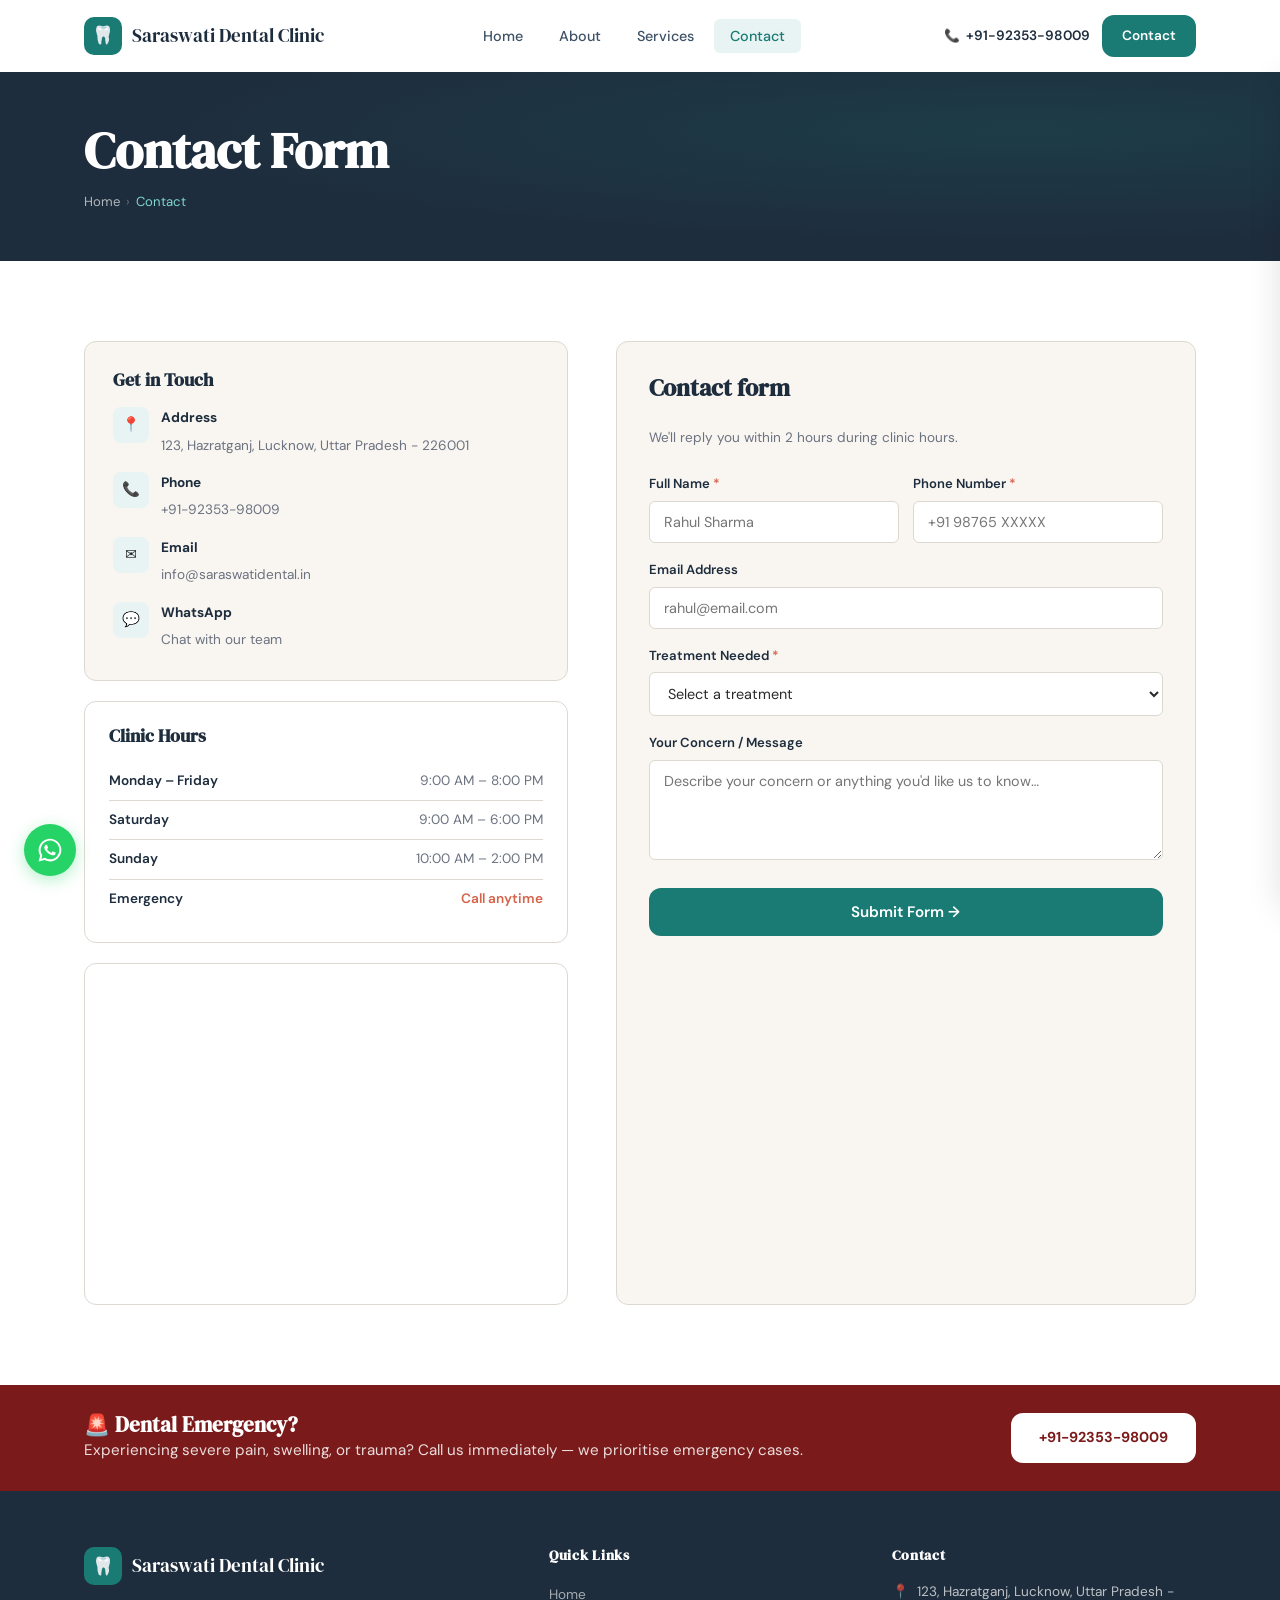
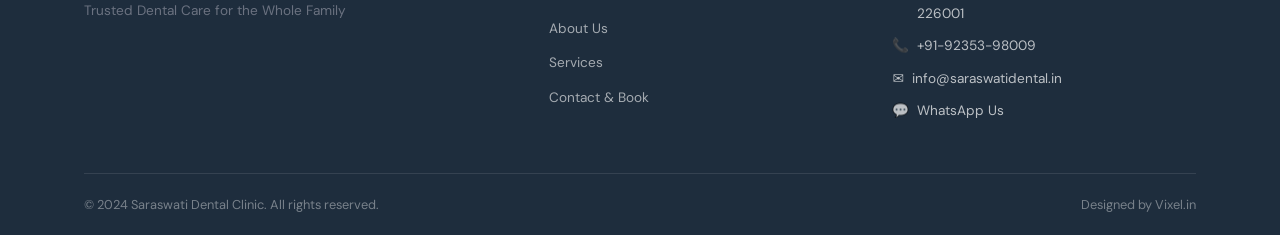
<file: contact.html>
<!DOCTYPE html>
<html lang="en">
<head>
  <meta charset="UTF-8" />
  <meta name="viewport" content="width=device-width, initial-scale=1.0" />
  <title>Contact Form | Saraswati Dental Clinic Lucknow</title>
  <meta name="description" content="Book your appointment at Saraswati Dental Clinic in Lucknow. Contact us by phone, WhatsApp, or fill the form — we'll confirm your slot within 2 hours." />
  <link rel="stylesheet" href="style.css" />
  <link rel="preconnect" href="https://fonts.googleapis.com" />
  <link rel="preconnect" href="https://fonts.gstatic.com" crossorigin />
  <link href="https://fonts.googleapis.com/css2?family=DM+Serif+Display:ital@0;1&family=DM+Sans:wght@300;400;500;600&display=swap" rel="stylesheet" />
</head>
<body>

<!-- ═══ HEADER ═══════════════════════════════════════ -->
<header id="site-header">
  <div class="container">
    <nav class="nav-inner">
      <a href="index.html" class="nav-logo">
        <div class="logo-icon">🦷</div>
        <span data-config="businessName">Saraswati Dental</span>
      </a>
      <ul class="nav-links">
        <li><a href="index.html"    class="nav-link">Home</a></li>
        <li><a href="about.html"    class="nav-link">About</a></li>
        <li><a href="services.html" class="nav-link">Services</a></li>
        <li><a href="contact.html"  class="nav-link active">Contact</a></li>
      </ul>
      <div class="nav-right">
        <a href="#" data-config-href="phone" class="nav-phone" data-config="phone"></a>
        <a href="contact.html" class="btn btn-primary" style="padding:10px 20px;font-size:0.85rem;">Contact</a>
        <button class="burger" id="burger" aria-label="Toggle menu">
          <span></span><span></span><span></span>
        </button>
      </div>
    </nav>
  </div>
</header>

<div id="nav-overlay"></div>
<nav id="mobile-menu">
  <a href="index.html"    class="nav-link">Home</a>
  <a href="about.html"    class="nav-link">About</a>
  <a href="services.html" class="nav-link">Services</a>
  <a href="contact.html"  class="nav-link">Contact</a>
  <a href="contact.html"  class="btn btn-primary mobile-cta">Contact</a>
</nav>

<!-- ═══ PAGE HERO ═════════════════════════════════════ -->
<section class="page-hero">
  <div class="container">
    <h1>Contact Form</h1>
    <div class="breadcrumb">
      <a href="index.html">Home</a>
      <span>›</span>
      <span class="current">Contact</span>
    </div>
  </div>
</section>

<!-- ═══ CONTACT SECTION ═══════════════════════════════ -->
<section class="section contact-section">
  <div class="container">
    <div class="contact-grid">

      <!-- Left: Info + Map -->
      <div class="contact-info-col">

        <div class="contact-info-card fade-in">
          <h3>Get in Touch</h3>
          <div class="contact-item">
            <div class="contact-item-icon">📍</div>
            <div class="contact-item-text">
              <strong>Address</strong>
              <span data-config="address">123, Hazratganj, Lucknow, UP 226001</span>
            </div>
          </div>
          <div class="contact-item">
            <div class="contact-item-icon">📞</div>
            <div class="contact-item-text">
              <strong>Phone</strong>
              <a href="#" data-config-href="phone" data-config="phone">+91-98765-XXXXX</a>
            </div>
          </div>
          <div class="contact-item">
            <div class="contact-item-icon">✉️</div>
            <div class="contact-item-text">
              <strong>Email</strong>
              <a href="#" data-config-href="email" data-config="email">info@saraswatidental.in</a>
            </div>
          </div>
          <div class="contact-item">
            <div class="contact-item-icon">💬</div>
            <div class="contact-item-text">
              <strong>WhatsApp</strong>
              <a href="#" data-config-href="whatsapp">Chat with our team</a>
            </div>
          </div>
        </div>

        <div class="hours-card fade-in" data-delay="1" style="margin-bottom:20px;">
          <h3>Clinic Hours</h3>
          <div class="hours-row">
            <span class="day">Monday – Friday</span>
            <span class="time">9:00 AM – 8:00 PM</span>
          </div>
          <div class="hours-row">
            <span class="day">Saturday</span>
            <span class="time">9:00 AM – 6:00 PM</span>
          </div>
          <div class="hours-row">
            <span class="day">Sunday</span>
            <span class="time">10:00 AM – 2:00 PM</span>
          </div>
          <div class="hours-row emergency">
            <span class="day">Emergency</span>
            <span class="time">Call anytime</span>
          </div>
        </div>

        <div class="map-wrap fade-in" data-delay="2">
          <iframe
            src="https://www.google.com/maps/embed?pb=!1m18!1m12!1m3!1d14239.80!2d80.9462!3d26.8467!2m3!1f0!2f0!3f0!3m2!1i1024!2i768!4f13.1!3m3!1m2!1s0x399bfd991f32b16b%3A0x93ccba8909978be7!2sHazratganj%2C%20Lucknow%2C%20Uttar%20Pradesh!5e0!3m2!1sen!2sin!4v1700000000000!5m2!1sen!2sin"
            allowfullscreen="" loading="lazy" referrerpolicy="no-referrer-when-downgrade"
            title="Saraswati Dental Clinic Map"
          ></iframe>
        </div>

      </div>

      <!-- Right: Appointment Form -->
      <div class="form-card fade-in" data-delay="1">
        <h2>Contact form</h2>
        <p style="font-size:0.85rem;margin-bottom:24px;">We'll reply you within 2 hours during clinic hours.</p>

        <form id="appointment-form" novalidate>
          <div class="form-row">
            <div class="form-group">
              <label for="fname">Full Name <span style="color:var(--coral)">*</span></label>
              <input type="text" id="fname" name="fname" placeholder="Rahul Sharma" required />
            </div>
            <div class="form-group">
              <label for="phone">Phone Number <span style="color:var(--coral)">*</span></label>
              <input type="tel" id="phone" name="phone" placeholder="+91 98765 XXXXX" required />
            </div>
          </div>

          <div class="form-group">
            <label for="email">Email Address</label>
            <input type="email" id="email" name="email" placeholder="rahul@email.com" />
          </div>

          <div class="form-group">
            <label for="treatment">Treatment Needed <span style="color:var(--coral)">*</span></label>
            <select id="treatment" name="treatment" required>
              <option value="" disabled selected>Select a treatment</option>
              <option>General Check-up</option>
              <option>Teeth Cleaning &amp; Scaling</option>
              <option>Root Canal Treatment</option>
              <option>Dental Implants</option>
              <option>Teeth Whitening</option>
              <option>Braces &amp; Aligners</option>
              <option>Other / Not Sure</option>
            </select>
          </div>
          
          <div class="form-group">
            <label for="message">Your Concern / Message</label>
            <textarea id="message" name="message" placeholder="Describe your concern or anything you'd like us to know…"></textarea>
          </div>

          <button type="submit" class="btn-submit">Submit Form →</button>
        </form>
      </div>

    </div>
  </div>
</section>

<!-- ═══ EMERGENCY BAND ══════════════════════════════════ -->
<div class="emergency-band">
  <div class="container">
    <div class="emergency-inner">
      <div>
        <h3>🚨 Dental Emergency?</h3>
        <p>Experiencing severe pain, swelling, or trauma? Call us immediately — we prioritise emergency cases.</p>
      </div>
      <a href="#" data-config-href="phone" class="btn" style="background:var(--white);color:#7A1A1A;font-weight:700;white-space:nowrap;" data-config="phone">📞 Call Now</a>
    </div>
  </div>
</div>

<!-- ═══ FOOTER ═════════════════════════════════════════ -->
<footer class="site-footer">
  <div class="container">
    <div class="footer-grid">
      <div class="footer-brand">
        <div class="nav-logo" style="margin-bottom:14px;">
          <div class="logo-icon">🦷</div>
          <span data-config="businessName">Saraswati Dental Clinic</span>
        </div>
        <p data-config="tagline">Trusted Dental Care for the Whole Family</p>
      </div>
      <div class="footer-col">
        <h4>Quick Links</h4>
        <ul>
          <li><a href="index.html">Home</a></li>
          <li><a href="about.html">About Us</a></li>
          <li><a href="services.html">Services</a></li>
          <li><a href="contact.html">Contact &amp; Book</a></li>
        </ul>
      </div>
      <div class="footer-col">
        <h4>Contact</h4>
        <div class="footer-contact-item">📍 <span data-config="address"></span></div>
        <div class="footer-contact-item">📞 <a href="#" data-config-href="phone" data-config="phone"></a></div>
        <div class="footer-contact-item">✉️ <a href="#" data-config-href="email" data-config="email"></a></div>
        <div class="footer-contact-item">💬 <a href="#" data-config-href="whatsapp">WhatsApp Us</a></div>
      </div>
    </div>
    <div class="footer-bar">
      <span>© <span class="footer-year">2024</span> <span data-config="businessName"></span>. All rights reserved.</span>
      <span>Designed by <a href="https://vixel.in" target="_blank" rel="noopener">Vixel.in</a></span>
    </div>
  </div>
</footer>

<a href="#" data-config-href="whatsapp" class="wa-float" title="Chat on WhatsApp" aria-label="WhatsApp">
  <svg width="26" height="26" viewBox="0 0 32 32" fill="white" xmlns="http://www.w3.org/2000/svg">
    <path d="M16 2C8.268 2 2 8.268 2 16c0 2.493.68 4.83 1.86 6.84L2 30l7.36-1.83A13.94 13.94 0 0016 30c7.732 0 14-6.268 14-14S23.732 2 16 2zm0 25.5a11.44 11.44 0 01-5.83-1.6l-.42-.25-4.37 1.09 1.12-4.26-.28-.44A11.5 11.5 0 1116 27.5zm6.3-8.6c-.35-.17-2.06-1.01-2.38-1.13-.32-.12-.55-.17-.78.17-.23.35-.88 1.13-1.08 1.36-.2.23-.4.26-.75.09-.35-.17-1.47-.54-2.8-1.73-1.03-.92-1.73-2.06-1.93-2.41-.2-.35-.02-.54.15-.71.16-.16.35-.41.52-.62.17-.21.23-.35.35-.58.12-.23.06-.44-.03-.62-.09-.17-.78-1.88-1.07-2.57-.28-.68-.57-.58-.78-.59h-.66c-.23 0-.6.09-.92.44-.32.35-1.2 1.17-1.2 2.86s1.23 3.32 1.4 3.55c.17.23 2.43 3.7 5.88 5.19.82.35 1.46.56 1.96.72.82.26 1.57.22 2.16.13.66-.1 2.06-.84 2.35-1.66.29-.82.29-1.52.2-1.66-.09-.14-.32-.23-.67-.4z"/>
  </svg>
</a>

<script src="main.js"></script>
</body>
</html>
</file>
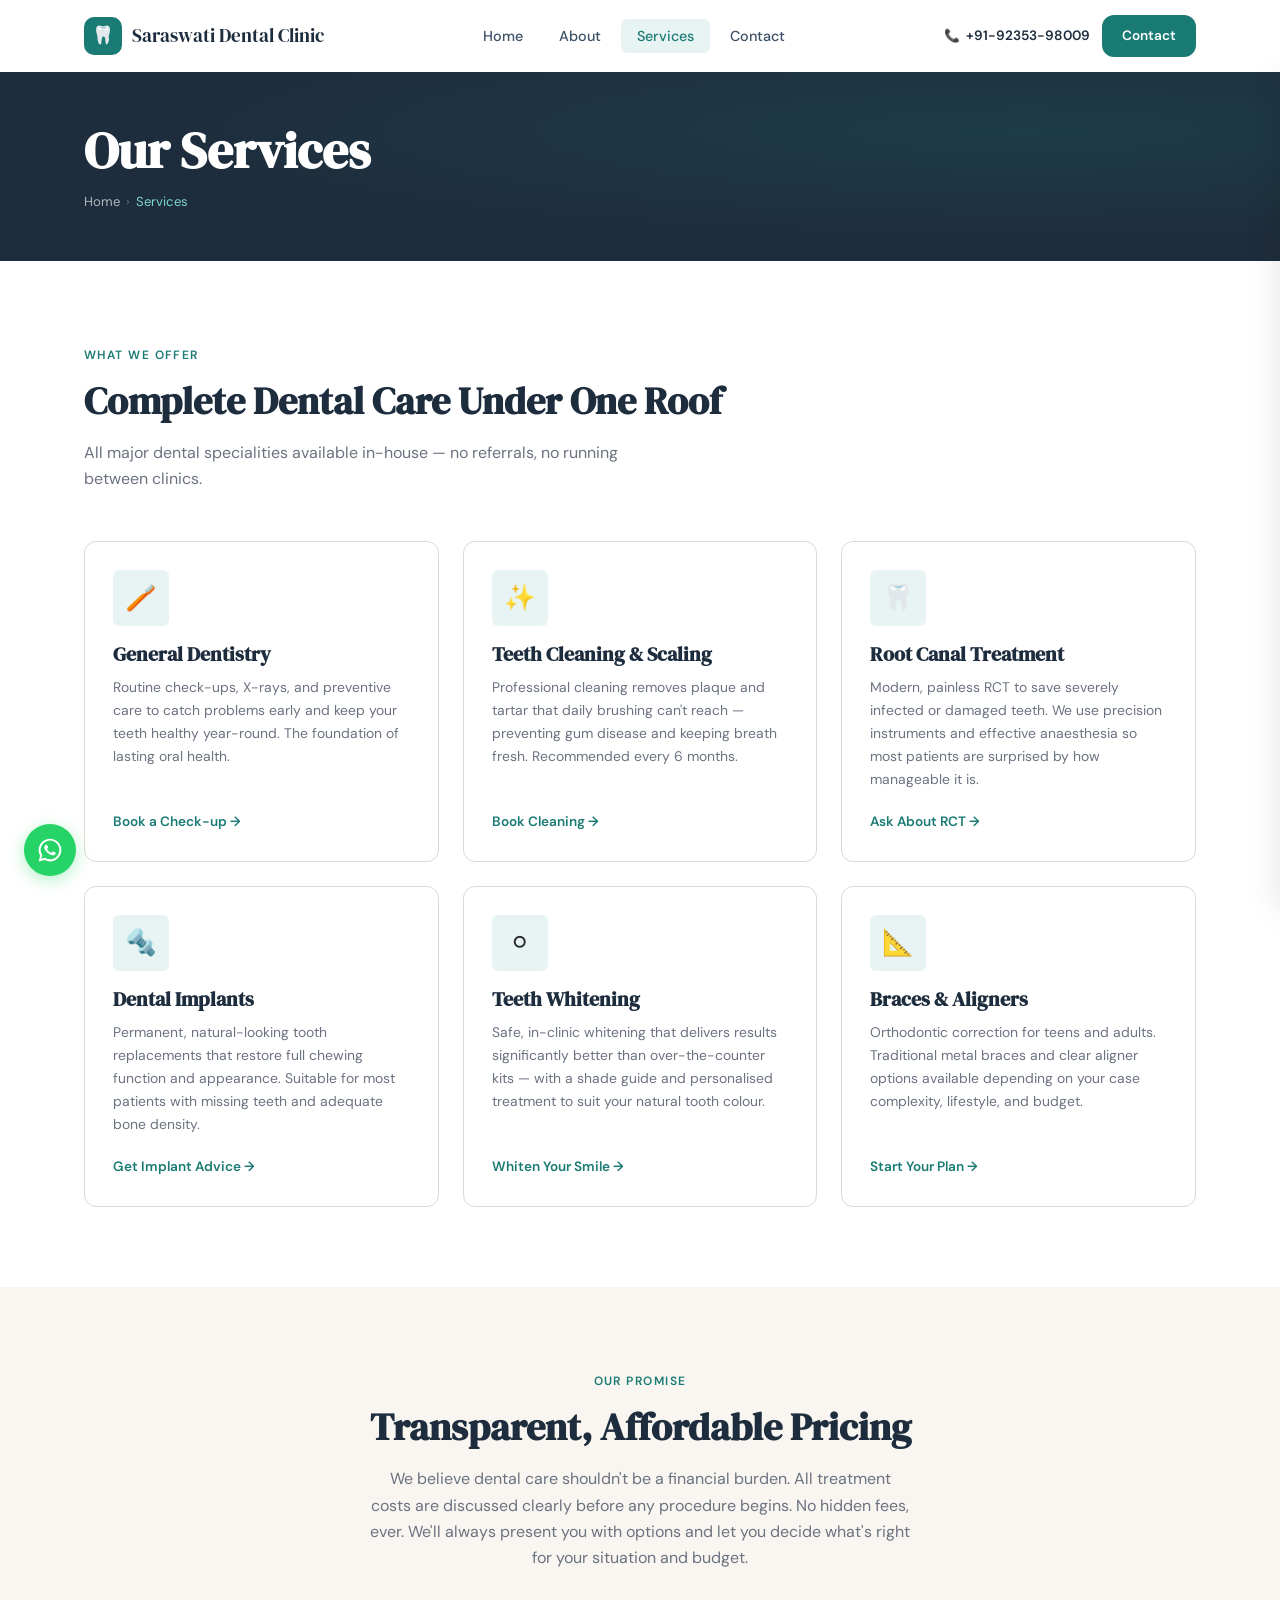
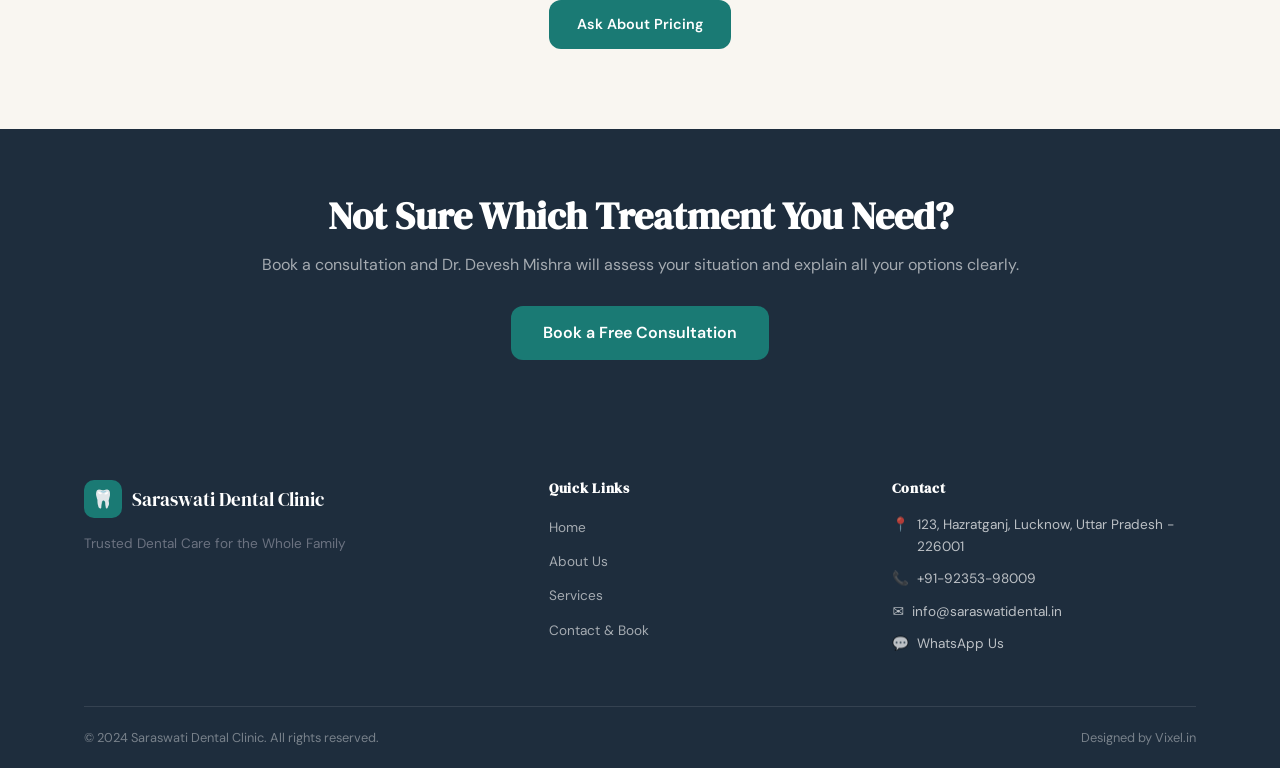
<file: services.html>
<!DOCTYPE html>
<html lang="en">
<head>
  <meta charset="UTF-8" />
  <meta name="viewport" content="width=device-width, initial-scale=1.0" />
  <title>Dental Services | Saraswati Dental Clinic Lucknow</title>
  <meta name="description" content="Explore all dental services at Saraswati Dental Clinic — general dentistry, root canal, implants, whitening, braces, and more in Lucknow." />
  <link rel="stylesheet" href="style.css" />
  <link rel="preconnect" href="https://fonts.googleapis.com" />
  <link rel="preconnect" href="https://fonts.gstatic.com" crossorigin />
  <link href="https://fonts.googleapis.com/css2?family=DM+Serif+Display:ital@0;1&family=DM+Sans:wght@300;400;500;600&display=swap" rel="stylesheet" />
</head>
<body>

<!-- ═══ HEADER ═══════════════════════════════════════ -->
<header id="site-header">
  <div class="container">
    <nav class="nav-inner">
      <a href="index.html" class="nav-logo">
        <div class="logo-icon">🦷</div>
        <span data-config="businessName">Saraswati Dental</span>
      </a>
      <ul class="nav-links">
        <li><a href="index.html"    class="nav-link">Home</a></li>
        <li><a href="about.html"    class="nav-link">About</a></li>
        <li><a href="services.html" class="nav-link active">Services</a></li>
        <li><a href="contact.html"  class="nav-link">Contact</a></li>
      </ul>
      <div class="nav-right">
        <a href="#" data-config-href="phone" class="nav-phone" data-config="phone"></a>
        <a href="contact.html" class="btn btn-primary" style="padding:10px 20px;font-size:0.85rem;">Contact</a>
        <button class="burger" id="burger" aria-label="Toggle menu">
          <span></span><span></span><span></span>
        </button>
      </div>
    </nav>
  </div>
</header>

<div id="nav-overlay"></div>
<nav id="mobile-menu">
  <a href="index.html"    class="nav-link">Home</a>
  <a href="about.html"    class="nav-link">About</a>
  <a href="services.html" class="nav-link">Services</a>
  <a href="contact.html"  class="nav-link">Contact</a>
  <a href="contact.html"  class="btn btn-primary mobile-cta">Contact</a>
</nav>

<!-- ═══ PAGE HERO ═════════════════════════════════════ -->
<section class="page-hero">
  <div class="container">
    <h1>Our Services</h1>
    <div class="breadcrumb">
      <a href="index.html">Home</a>
      <span>›</span>
      <span class="current">Services</span>
    </div>
  </div>
</section>

<!-- ═══ SERVICES GRID ══════════════════════════════════ -->
<section class="section services-section">
  <div class="container">
    <div class="fade-in">
      <span class="section-label">What We Offer</span>
      <h2 class="section-title">Complete Dental Care Under One Roof</h2>
      <p class="section-sub">All major dental specialities available in-house — no referrals, no running between clinics.</p>
    </div>
    <div class="services-grid">

      <div class="service-card fade-in" data-delay="1">
        <div class="service-card-icon">🪥</div>
        <h3>General Dentistry</h3>
        <p>Routine check-ups, X-rays, and preventive care to catch problems early and keep your teeth healthy year-round. The foundation of lasting oral health.</p>
        <a href="contact.html" class="service-link">Book a Check-up →</a>
      </div>

      <div class="service-card fade-in" data-delay="2">
        <div class="service-card-icon">✨</div>
        <h3>Teeth Cleaning &amp; Scaling</h3>
        <p>Professional cleaning removes plaque and tartar that daily brushing can't reach — preventing gum disease and keeping breath fresh. Recommended every 6 months.</p>
        <a href="contact.html" class="service-link">Book Cleaning →</a>
      </div>

      <div class="service-card fade-in" data-delay="3">
        <div class="service-card-icon">🦷</div>
        <h3>Root Canal Treatment</h3>
        <p>Modern, painless RCT to save severely infected or damaged teeth. We use precision instruments and effective anaesthesia so most patients are surprised by how manageable it is.</p>
        <a href="contact.html" class="service-link">Ask About RCT →</a>
      </div>

      <div class="service-card fade-in" data-delay="1">
        <div class="service-card-icon">🔩</div>
        <h3>Dental Implants</h3>
        <p>Permanent, natural-looking tooth replacements that restore full chewing function and appearance. Suitable for most patients with missing teeth and adequate bone density.</p>
        <a href="contact.html" class="service-link">Get Implant Advice →</a>
      </div>

      <div class="service-card fade-in" data-delay="2">
        <div class="service-card-icon">⚪</div>
        <h3>Teeth Whitening</h3>
        <p>Safe, in-clinic whitening that delivers results significantly better than over-the-counter kits — with a shade guide and personalised treatment to suit your natural tooth colour.</p>
        <a href="contact.html" class="service-link">Whiten Your Smile →</a>
      </div>

      <div class="service-card fade-in" data-delay="3">
        <div class="service-card-icon">📐</div>
        <h3>Braces &amp; Aligners</h3>
        <p>Orthodontic correction for teens and adults. Traditional metal braces and clear aligner options available depending on your case complexity, lifestyle, and budget.</p>
        <a href="contact.html" class="service-link">Start Your Plan →</a>
      </div>

    </div>
  </div>
</section>

<!-- ═══ PRICING NOTE ════════════════════════════════════ -->
<section class="section pricing-note-section">
  <div class="container">
    <div class="fade-in">
      <span class="section-label">Our Promise</span>
      <h2 class="section-title">Transparent, Affordable Pricing</h2>
      <p class="section-sub">We believe dental care shouldn't be a financial burden. All treatment costs are discussed clearly before any procedure begins. No hidden fees, ever. We'll always present you with options and let you decide what's right for your situation and budget.</p>
      <a href="contact.html" class="btn btn-primary">Ask About Pricing</a>
    </div>
  </div>
</section>

<!-- ═══ CTA BAND ════════════════════════════════════════ -->
<section class="cta-band">
  <div class="container fade-in">
    <h2>Not Sure Which Treatment You Need?</h2>
    <p>Book a consultation and Dr. Devesh Mishra will assess your situation and explain all your options clearly.</p>
    <a href="contact.html" class="btn btn-primary" style="font-size:1rem;padding:14px 32px;">Book a Free Consultation</a>
  </div>
</section>

<!-- ═══ FOOTER ═════════════════════════════════════════ -->
<footer class="site-footer">
  <div class="container">
    <div class="footer-grid">
      <div class="footer-brand">
        <div class="nav-logo" style="margin-bottom:14px;">
          <div class="logo-icon">🦷</div>
          <span data-config="businessName">Saraswati Dental Clinic</span>
        </div>
        <p data-config="tagline">Trusted Dental Care for the Whole Family</p>
      </div>
      <div class="footer-col">
        <h4>Quick Links</h4>
        <ul>
          <li><a href="index.html">Home</a></li>
          <li><a href="about.html">About Us</a></li>
          <li><a href="services.html">Services</a></li>
          <li><a href="contact.html">Contact &amp; Book</a></li>
        </ul>
      </div>
      <div class="footer-col">
        <h4>Contact</h4>
        <div class="footer-contact-item">📍 <span data-config="address"></span></div>
        <div class="footer-contact-item">📞 <a href="#" data-config-href="phone" data-config="phone"></a></div>
        <div class="footer-contact-item">✉️ <a href="#" data-config-href="email" data-config="email"></a></div>
        <div class="footer-contact-item">💬 <a href="#" data-config-href="whatsapp">WhatsApp Us</a></div>
      </div>
    </div>
    <div class="footer-bar">
      <span>© <span class="footer-year">2024</span> <span data-config="businessName"></span>. All rights reserved.</span>
      <span>Designed by <a href="https://vixel.in" target="_blank" rel="noopener">Vixel.in</a></span>
    </div>
  </div>
</footer>

<a href="#" data-config-href="whatsapp" class="wa-float" title="Chat on WhatsApp" aria-label="WhatsApp">
  <svg width="26" height="26" viewBox="0 0 32 32" fill="white" xmlns="http://www.w3.org/2000/svg">
    <path d="M16 2C8.268 2 2 8.268 2 16c0 2.493.68 4.83 1.86 6.84L2 30l7.36-1.83A13.94 13.94 0 0016 30c7.732 0 14-6.268 14-14S23.732 2 16 2zm0 25.5a11.44 11.44 0 01-5.83-1.6l-.42-.25-4.37 1.09 1.12-4.26-.28-.44A11.5 11.5 0 1116 27.5zm6.3-8.6c-.35-.17-2.06-1.01-2.38-1.13-.32-.12-.55-.17-.78.17-.23.35-.88 1.13-1.08 1.36-.2.23-.4.26-.75.09-.35-.17-1.47-.54-2.8-1.73-1.03-.92-1.73-2.06-1.93-2.41-.2-.35-.02-.54.15-.71.16-.16.35-.41.52-.62.17-.21.23-.35.35-.58.12-.23.06-.44-.03-.62-.09-.17-.78-1.88-1.07-2.57-.28-.68-.57-.58-.78-.59h-.66c-.23 0-.6.09-.92.44-.32.35-1.2 1.17-1.2 2.86s1.23 3.32 1.4 3.55c.17.23 2.43 3.7 5.88 5.19.82.35 1.46.56 1.96.72.82.26 1.57.22 2.16.13.66-.1 2.06-.84 2.35-1.66.29-.82.29-1.52.2-1.66-.09-.14-.32-.23-.67-.4z"/>
  </svg>
</a>

<script src="main.js"></script>
</body>
</html>
</file>
<file: style.css>
/* ===================================================
   SARASWATI DENTAL CLINIC — STARTER TIER
   Color Psychology: Teal (trust, health, calm) +
   Warm Ivory (cleanliness, comfort) + Slate (authority)
   =================================================== */

@import url('https://fonts.googleapis.com/css2?family=DM+Serif+Display:ital@0;1&family=DM+Sans:wght@300;400;500;600&display=swap');

/* ─── DESIGN TOKENS ─────────────────────────────── */
:root {
  --teal:        #1A7A74;
  --teal-dark:   #145F5A;
  --teal-light:  #E8F4F3;
  --slate:       #1E2D3D;
  --slate-mid:   #3D5166;
  --ivory:       #F9F6F1;
  --white:       #FFFFFF;
  --warm-grey:   #EEE9E2;
  --border:      #DDD8D0;
  --text:        #2A2A2A;
  --text-muted:  #6B7280;
  --coral:       #D4634A;
  --coral-light: #FDF1EE;
  --success:     #1A7A74;

  --font-heading: 'DM Serif Display', Georgia, serif;
  --font-body:    'DM Sans', system-ui, sans-serif;

  --radius-sm:  6px;
  --radius-md:  12px;
  --radius-lg:  20px;
  --radius-xl:  32px;

  --shadow-sm: 0 1px 3px rgba(0,0,0,0.08);
  --shadow-md: 0 4px 16px rgba(0,0,0,0.10);
  --shadow-lg: 0 8px 32px rgba(0,0,0,0.12);

  --max-w: 1160px;
  --nav-h: 72px;
}

/* ─── RESET ─────────────────────────────────────── */
*, *::before, *::after { box-sizing: border-box; margin: 0; padding: 0; }
html { scroll-behavior: smooth; font-size: 16px; }
body { font-family: var(--font-body); color: var(--text); background: var(--white); line-height: 1.65; -webkit-font-smoothing: antialiased; }
img { display: block; max-width: 100%; }
a { text-decoration: none; color: inherit; }
ul { list-style: none; }
button { cursor: pointer; border: none; background: none; font-family: inherit; }
input, select, textarea { font-family: inherit; }
.no-scroll { overflow: hidden; }

/* ─── LAYOUT ─────────────────────────────────────── */
.container { max-width: var(--max-w); margin: 0 auto; padding: 0 24px; }
.section { padding: 80px 0; }
.section-sm { padding: 56px 0; }

/* ─── TYPOGRAPHY ─────────────────────────────────── */
h1,h2,h3,h4 { font-family: var(--font-heading); line-height: 1.2; }
h1 { font-size: clamp(2rem, 5vw, 3.2rem); }
h2 { font-size: clamp(1.6rem, 3.5vw, 2.4rem); }
h3 { font-size: 1.25rem; }
p  { color: var(--text-muted); }

.section-label {
  display: inline-block;
  font-size: 0.75rem;
  font-weight: 600;
  letter-spacing: 0.12em;
  text-transform: uppercase;
  color: var(--teal);
  margin-bottom: 12px;
}
.section-title { color: var(--slate); margin-bottom: 16px; }
.section-sub   { max-width: 540px; margin-bottom: 48px; }

/* ─── SCROLL ANIMATIONS ──────────────────────────── */
.fade-in { opacity: 0; transform: translateY(24px); transition: opacity 0.6s ease, transform 0.6s ease; }
.fade-in.visible { opacity: 1; transform: translateY(0); }
.fade-in[data-delay="1"] { transition-delay: 0.1s; }
.fade-in[data-delay="2"] { transition-delay: 0.2s; }
.fade-in[data-delay="3"] { transition-delay: 0.3s; }
.fade-in[data-delay="4"] { transition-delay: 0.4s; }
.fade-in[data-delay="5"] { transition-delay: 0.5s; }

/* ─── BUTTONS ────────────────────────────────────── */
.btn {
  display: inline-flex; align-items: center; gap: 8px;
  padding: 13px 28px; border-radius: var(--radius-md);
  font-size: 0.9rem; font-weight: 600; transition: all 0.2s ease;
}
.btn-primary {
  background: var(--teal); color: var(--white);
}
.btn-primary:hover { background: var(--teal-dark); transform: translateY(-1px); box-shadow: 0 4px 12px rgba(26,122,116,0.3); }

.btn-outline {
  background: transparent; color: var(--teal);
  border: 2px solid var(--teal);
}
.btn-outline:hover { background: var(--teal); color: var(--white); }

.btn-white {
  background: var(--white); color: var(--teal);
}
.btn-white:hover { background: var(--ivory); }

.btn-coral { background: var(--coral); color: var(--white); }
.btn-coral:hover { background: #bf5540; transform: translateY(-1px); }

/* ─── HEADER / NAV ───────────────────────────────── */
#site-header {
  position: fixed; top: 0; left: 0; right: 0; z-index: 1000;
  height: var(--nav-h);
  background: var(--white);
  border-bottom: 1px solid transparent;
  transition: border-color 0.3s, box-shadow 0.3s;
}
#site-header.scrolled {
  border-color: var(--border);
  box-shadow: var(--shadow-sm);
}
.nav-inner {
  height: var(--nav-h); display: flex; align-items: center;
  justify-content: space-between; gap: 32px;
}
.nav-logo {
  display: flex; align-items: center; gap: 10px;
  font-family: var(--font-heading); font-size: 1.2rem; color: var(--slate);
}
.nav-logo .logo-icon {
  width: 38px; height: 38px; background: var(--teal);
  border-radius: 10px; display: flex; align-items: center;
  justify-content: center; font-size: 1.1rem;
}
.nav-links {
  display: flex; align-items: center; gap: 4px;
}
.nav-link {
  padding: 8px 16px; border-radius: var(--radius-sm);
  font-size: 0.9rem; font-weight: 500; color: var(--slate-mid);
  transition: color 0.2s, background 0.2s;
}
.nav-link:hover, .nav-link.active { color: var(--teal); background: var(--teal-light); }
.nav-right { display: flex; align-items: center; gap: 12px; }
.nav-phone {
  font-size: 0.85rem; font-weight: 600; color: var(--slate);
  display: flex; align-items: center; gap: 6px;
}
.nav-phone::before { content: '📞'; font-size: 0.8rem; }

/* Burger */
.burger {
  display: none; flex-direction: column; justify-content: center;
  gap: 5px; width: 36px; height: 36px; padding: 4px;
}
.burger span {
  display: block; height: 2px; background: var(--slate);
  border-radius: 2px; transition: all 0.3s ease;
}
.burger.open span:nth-child(1) { transform: rotate(45deg) translate(5px, 5px); }
.burger.open span:nth-child(2) { opacity: 0; }
.burger.open span:nth-child(3) { transform: rotate(-45deg) translate(5px, -5px); }

/* Mobile menu */
#nav-overlay {
  display: none; position: fixed; inset: 0; background: rgba(30,45,61,0.5);
  z-index: 999; backdrop-filter: blur(2px);
}
#nav-overlay.open { display: block; }
#mobile-menu {
  position: fixed; top: var(--nav-h); right: 0; bottom: 0;
  width: 280px; background: var(--white); z-index: 1001;
  padding: 24px; display: flex; flex-direction: column; gap: 4px;
  transform: translateX(100%); transition: transform 0.3s ease;
  box-shadow: var(--shadow-lg);
}
#mobile-menu.open { transform: translateX(0); }
#mobile-menu .nav-link {
  display: block; padding: 14px 16px; font-size: 1rem;
  border-bottom: 1px solid var(--border);
}
.mobile-cta { margin-top: 16px; }

/* ─── HERO ───────────────────────────────────────── */
.hero {
  position: relative; min-height: 92vh;
  display: flex; align-items: center;
  padding-top: var(--nav-h);
  overflow: hidden;
  background: var(--slate);
}
.hero-bg {
  position: absolute; inset: 0;
  background-image: url('https://images.unsplash.com/photo-1629909613654-28e377c37b09?w=1400&q=75&auto=format&fit=crop');
  background-size: cover; background-position: center;
  opacity: 0.18;
}
.hero-pattern {
  position: absolute; inset: 0;
  background-image: radial-gradient(circle at 20% 50%, rgba(26,122,116,0.15) 0%, transparent 60%),
                    radial-gradient(circle at 80% 20%, rgba(26,122,116,0.1) 0%, transparent 50%);
}
.hero-inner {
  position: relative; z-index: 1;
  display: grid; grid-template-columns: 1fr 1fr; gap: 64px; align-items: center;
}
.hero-badge {
  display: inline-flex; align-items: center; gap: 8px;
  background: rgba(26,122,116,0.2); border: 1px solid rgba(26,122,116,0.4);
  color: #5FC4BD; font-size: 0.78rem; font-weight: 600;
  letter-spacing: 0.08em; padding: 6px 14px; border-radius: 100px;
  margin-bottom: 24px;
}
.hero-badge::before { content: ''; width: 6px; height: 6px; border-radius: 50%; background: #5FC4BD; animation: pulse 2s infinite; }
@keyframes pulse { 0%,100%{opacity:1;transform:scale(1)} 50%{opacity:0.5;transform:scale(1.4)} }

.hero-title { color: var(--white); margin-bottom: 20px; font-size: clamp(2rem, 4.5vw, 3.4rem); }
.hero-title em { font-style: italic; color: #7DD6D1; }
.hero-sub { color: rgba(255,255,255,0.65); font-size: 1.05rem; margin-bottom: 36px; max-width: 460px; }
.hero-ctas { display: flex; gap: 12px; flex-wrap: wrap; margin-bottom: 48px; }
.hero-trust {
  display: flex; gap: 24px; flex-wrap: wrap;
}
.trust-item {
  display: flex; align-items: center; gap: 8px;
  color: rgba(255,255,255,0.6); font-size: 0.82rem; font-weight: 500;
}
.trust-item::before { content: '✓'; color: #7DD6D1; font-weight: 700; }

.hero-image-col { position: relative; }
.hero-card {
  background: rgba(255,255,255,0.06); border: 1px solid rgba(255,255,255,0.12);
  border-radius: var(--radius-lg); padding: 8px; backdrop-filter: blur(8px);
}
.hero-card img {
  border-radius: calc(var(--radius-lg) - 8px); width: 100%;
  height: 420px; object-fit: cover; object-position: center top;
}
.hero-float-badge {
  position: absolute; bottom: -16px; left: -16px;
  background: var(--white); border-radius: var(--radius-md);
  padding: 14px 18px; box-shadow: var(--shadow-lg);
  display: flex; align-items: center; gap: 10px;
}
.hero-float-badge .badge-icon {
  width: 40px; height: 40px; background: var(--teal-light);
  border-radius: 8px; display: flex; align-items: center; justify-content: center; font-size: 1.2rem;
}
.hero-float-badge .badge-text { font-size: 0.8rem; }
.hero-float-badge .badge-text strong { display: block; color: var(--slate); font-size: 0.95rem; }

/* ─── STATS STRIP ────────────────────────────────── */
.stats-strip {
  background: var(--teal);
  padding: 32px 0;
}
.stats-grid {
  display: grid; grid-template-columns: repeat(4, 1fr); gap: 0;
}
.stat-item {
  text-align: center; padding: 0 24px;
  border-right: 1px solid rgba(255,255,255,0.2);
}
.stat-item:last-child { border-right: none; }
.stat-num {
  font-family: var(--font-heading); font-size: 2.2rem;
  color: var(--white); display: block; line-height: 1;
}
.stat-label { color: rgba(255,255,255,0.75); font-size: 0.83rem; margin-top: 4px; }

/* ─── WHY CHOOSE US ──────────────────────────────── */
.why-section { background: var(--ivory); }
.why-grid {
  display: grid; grid-template-columns: repeat(2, 1fr); gap: 20px;
  margin-top: 48px;
}
.why-card {
  background: var(--white); border-radius: var(--radius-md);
  padding: 28px; border: 1px solid var(--border);
  display: flex; gap: 18px; align-items: flex-start;
  transition: box-shadow 0.2s, transform 0.2s;
}
.why-card:hover { box-shadow: var(--shadow-md); transform: translateY(-2px); }
.why-icon {
  width: 48px; height: 48px; min-width: 48px;
  background: var(--teal-light); border-radius: var(--radius-sm);
  display: flex; align-items: center; justify-content: center; font-size: 1.4rem;
}
.why-card h3 { color: var(--slate); margin-bottom: 6px; font-size: 1.05rem; }
.why-card p  { font-size: 0.88rem; line-height: 1.6; }

/* ─── SERVICES SNAPSHOT ──────────────────────────── */
.services-snap { background: var(--white); }
.service-pills {
  display: flex; flex-wrap: wrap; gap: 10px; margin-bottom: 28px;
}
.pill {
  padding: 10px 20px; border-radius: 100px;
  background: var(--ivory); border: 1px solid var(--border);
  color: var(--slate); font-size: 0.87rem; font-weight: 500;
  transition: all 0.2s ease;
}
.pill:hover { background: var(--teal); border-color: var(--teal); color: var(--white); }
.view-all-link {
  color: var(--teal); font-weight: 600; font-size: 0.9rem;
  display: inline-flex; align-items: center; gap: 6px;
  transition: gap 0.2s;
}
.view-all-link:hover { gap: 10px; }

/* ─── MAP SECTION ────────────────────────────────── */
.map-section { background: var(--ivory); }
.map-wrap { border-radius: var(--radius-md); overflow: hidden; border: 1px solid var(--border); }
.map-wrap iframe { display: block; width: 100%; height: 340px; border: 0; }
.map-address {
  display: flex; align-items: center; gap: 10px;
  margin-top: 16px; color: var(--text-muted); font-size: 0.9rem;
}
.map-address::before { content: '📍'; }

/* ─── CTA BAND ───────────────────────────────────── */
.cta-band {
  background: var(--slate);
  padding: 64px 0;
  text-align: center;
}
.cta-band h2 { color: var(--white); margin-bottom: 12px; }
.cta-band p  { color: rgba(255,255,255,0.6); margin-bottom: 28px; }

/* ─── PAGE HERO (inner pages) ────────────────────── */
.page-hero {
  background: var(--slate);
  padding: calc(var(--nav-h) + 48px) 0 48px;
  position: relative; overflow: hidden;
}
.page-hero::before {
  content: ''; position: absolute; inset: 0;
  background: radial-gradient(ellipse at 80% 50%, rgba(26,122,116,0.2) 0%, transparent 60%);
}
.page-hero .container { position: relative; }
.page-hero h1 { color: var(--white); margin-bottom: 10px; }
.breadcrumb { display: flex; gap: 6px; align-items: center; font-size: 0.82rem; color: rgba(255,255,255,0.5); }
.breadcrumb a { color: rgba(255,255,255,0.65); }
.breadcrumb span { color: rgba(255,255,255,0.3); }
.breadcrumb .current { color: #7DD6D1; }

/* ─── ABOUT PAGE ─────────────────────────────────── */
.about-story { background: var(--white); }
.two-col {
  display: grid; grid-template-columns: 1fr 1fr; gap: 56px; align-items: center;
}
.about-img {
  border-radius: var(--radius-lg); overflow: hidden;
  box-shadow: var(--shadow-lg);
}
.about-img img { width: 100%; height: 420px; object-fit: cover; }
.about-text h2 { color: var(--slate); margin-bottom: 16px; }
.about-text p  { margin-bottom: 14px; line-height: 1.75; }
.about-checklist { margin-top: 20px; display: flex; flex-direction: column; gap: 8px; }
.about-checklist li {
  display: flex; gap: 10px; align-items: flex-start;
  font-size: 0.88rem; color: var(--text-muted);
}
.about-checklist li::before { content: '✓'; color: var(--teal); font-weight: 700; flex-shrink: 0; margin-top: 1px; }

.stats-section { background: var(--teal); padding: 48px 0; }
.stats-dark {
  display: grid; grid-template-columns: repeat(4, 1fr);
  gap: 0; text-align: center;
}
.stats-dark .stat-item { border-right-color: rgba(255,255,255,0.2); }

.values-section { background: var(--ivory); }
.values-grid {
  display: grid; grid-template-columns: repeat(3, 1fr); gap: 28px; margin-top: 48px;
}
.value-card {
  background: var(--white); border-radius: var(--radius-md); padding: 32px 24px;
  text-align: center; border: 1px solid var(--border);
}
.value-icon { font-size: 2.4rem; margin-bottom: 14px; }
.value-card h3 { color: var(--slate); margin-bottom: 8px; }
.value-card p  { font-size: 0.87rem; }

.team-section { background: var(--white); }
.team-grid {
  display: grid; grid-template-columns: repeat(3, 1fr); gap: 24px; margin-top: 48px;
}
.doctor-card {
  border: 1px solid var(--border); border-radius: var(--radius-md); overflow: hidden;
  transition: box-shadow 0.2s, transform 0.2s;
}
.doctor-card:hover { box-shadow: var(--shadow-md); transform: translateY(-3px); }
.doctor-card img { width: 100%; height: 240px; object-fit: cover; object-position: center top; }
.doctor-info { padding: 20px; }
.doctor-info h3 { color: var(--slate); font-size: 1.05rem; margin-bottom: 4px; }
.doctor-info .qual { color: var(--teal); font-size: 0.78rem; font-weight: 600; margin-bottom: 4px; }
.doctor-info .spec { color: var(--text-muted); font-size: 0.83rem; }

/* ─── SERVICES PAGE ──────────────────────────────── */
.services-section { background: var(--white); }
.services-grid {
  display: grid; grid-template-columns: repeat(3, 1fr); gap: 24px; margin-top: 48px;
}
.service-card {
  border: 1px solid var(--border); border-radius: var(--radius-md); padding: 28px;
  transition: box-shadow 0.2s, transform 0.2s, border-color 0.2s;
  display: flex; flex-direction: column;
}
.service-card:hover { box-shadow: var(--shadow-md); transform: translateY(-3px); border-color: var(--teal); }
.service-card-icon {
  width: 56px; height: 56px; background: var(--teal-light);
  border-radius: var(--radius-sm); display: flex; align-items: center;
  justify-content: center; font-size: 1.6rem; margin-bottom: 16px;
}
.service-card h3 { color: var(--slate); margin-bottom: 10px; }
.service-card p  { font-size: 0.87rem; margin-bottom: 20px; flex: 1; }
.service-link {
  color: var(--teal); font-weight: 600; font-size: 0.85rem;
  display: inline-flex; align-items: center; gap: 6px;
  transition: gap 0.2s;
}
.service-link:hover { gap: 10px; }

.pricing-note-section { background: var(--ivory); text-align: center; }
.pricing-note-section .section-sub { margin: 0 auto 28px; }

/* ─── CONTACT PAGE ───────────────────────────────── */
.contact-section { background: var(--white); }
.contact-grid {
  display: grid; grid-template-columns: 1fr 1.2fr; gap: 48px;
}
.contact-info-col { display: flex; flex-direction: column; gap: 0; }
.contact-info-card {
  background: var(--ivory); border-radius: var(--radius-md); padding: 28px;
  border: 1px solid var(--border); margin-bottom: 20px;
}
.contact-info-card h3 { color: var(--slate); margin-bottom: 16px; font-size: 1.1rem; }
.contact-item {
  display: flex; gap: 12px; align-items: flex-start; margin-bottom: 14px;
}
.contact-item:last-child { margin-bottom: 0; }
.contact-item-icon {
  width: 36px; height: 36px; background: var(--teal-light);
  border-radius: 8px; display: flex; align-items: center; justify-content: center; font-size: 0.9rem;
  flex-shrink: 0;
}
.contact-item-text strong { display: block; color: var(--slate); font-size: 0.85rem; margin-bottom: 2px; }
.contact-item-text a, .contact-item-text span { color: var(--text-muted); font-size: 0.85rem; }
.contact-item-text a:hover { color: var(--teal); }

.hours-card {
  background: var(--white); border: 1px solid var(--border); border-radius: var(--radius-md); padding: 24px;
}
.hours-card h3 { color: var(--slate); margin-bottom: 14px; font-size: 1.1rem; }
.hours-row {
  display: flex; justify-content: space-between; padding: 8px 0;
  border-bottom: 1px solid var(--border); font-size: 0.85rem;
}
.hours-row:last-child { border-bottom: none; }
.hours-row .day { font-weight: 600; color: var(--slate); }
.hours-row .time { color: var(--text-muted); }
.hours-row.emergency .time { color: var(--coral); font-weight: 600; }

.form-card {
  background: var(--ivory); border: 1px solid var(--border);
  border-radius: var(--radius-md); padding: 32px;
}
.form-card h2 { color: var(--slate); margin-bottom: 24px; font-size: 1.5rem; }
.form-group { margin-bottom: 16px; }
.form-group label {
  display: block; font-size: 0.82rem; font-weight: 600;
  color: var(--slate); margin-bottom: 6px;
}
.form-group input,
.form-group select,
.form-group textarea {
  width: 100%; padding: 11px 14px; border-radius: var(--radius-sm);
  border: 1.5px solid var(--border); background: var(--white);
  color: var(--text); font-size: 0.9rem; transition: border-color 0.2s;
}
.form-group input:focus,
.form-group select:focus,
.form-group textarea:focus {
  outline: none; border-color: var(--teal);
}
.form-group input.error,
.form-group select.error,
.form-group textarea.error {
  border-color: var(--coral);
}
.form-group textarea { resize: vertical; min-height: 100px; }
.form-row { display: grid; grid-template-columns: 1fr 1fr; gap: 14px; }
.btn-submit {
  width: 100%; padding: 14px; background: var(--teal); color: var(--white);
  border-radius: var(--radius-md); font-size: 0.95rem; font-weight: 600;
  transition: all 0.2s; margin-top: 4px;
}
.btn-submit:hover { background: var(--teal-dark); transform: translateY(-1px); }

.form-success {
  text-align: center; padding: 40px 20px;
}
.success-icon {
  width: 64px; height: 64px; background: var(--teal-light);
  border-radius: 50%; display: flex; align-items: center; justify-content: center;
  font-size: 1.8rem; color: var(--teal); margin: 0 auto 16px; font-weight: 700;
}
.form-success h3 { color: var(--slate); margin-bottom: 8px; }
.form-success p  { font-size: 0.9rem; }

.emergency-band {
  background: #7A1A1A; padding: 28px 0;
}
.emergency-inner {
  display: flex; align-items: center; justify-content: space-between; gap: 24px;
}
.emergency-inner p { color: rgba(255,255,255,0.85); font-size: 0.95rem; }
.emergency-inner h3 { color: var(--white); font-family: var(--font-heading); font-size: 1.3rem; }

/* ─── FLOATING WHATSAPP ──────────────────────────── */
.wa-float {
  position: fixed; bottom: 24px; left: 24px; z-index: 999;
  width: 52px; height: 52px; border-radius: 50%;
  background: #25D366; box-shadow: 0 4px 16px rgba(37,211,102,0.35);
  display: flex; align-items: center; justify-content: center;
  font-size: 1.5rem; transition: transform 0.2s, box-shadow 0.2s;
}
.wa-float:hover { transform: scale(1.08); box-shadow: 0 6px 20px rgba(37,211,102,0.45); }

/* ─── FOOTER ─────────────────────────────────────── */
.site-footer {
  background: var(--slate); color: rgba(255,255,255,0.7);
  padding: 56px 0 0;
}
.footer-grid {
  display: grid; grid-template-columns: 1.4fr 1fr 1fr; gap: 40px;
  padding-bottom: 40px; border-bottom: 1px solid rgba(255,255,255,0.1);
}
.footer-brand .nav-logo { margin-bottom: 14px; }
.footer-brand .nav-logo span { color: var(--white); }
.footer-brand p { font-size: 0.85rem; line-height: 1.7; }
.footer-col h4 { color: var(--white); font-size: 0.9rem; font-weight: 600; margin-bottom: 16px; letter-spacing: 0.05em; }
.footer-col ul { display: flex; flex-direction: column; gap: 8px; }
.footer-col ul li a { font-size: 0.85rem; color: rgba(255,255,255,0.6); transition: color 0.2s; }
.footer-col ul li a:hover { color: #7DD6D1; }
.footer-contact-item { display: flex; gap: 8px; align-items: flex-start; margin-bottom: 10px; font-size: 0.85rem; }
.footer-contact-item a:hover { color: #7DD6D1; }
.footer-bar {
  padding: 20px 0; display: flex;
  justify-content: space-between; align-items: center;
  font-size: 0.8rem; color: rgba(255,255,255,0.4);
}
.footer-bar a { color: rgba(255,255,255,0.4); }
.footer-bar a:hover { color: rgba(255,255,255,0.7); }

/* ─── RESPONSIVE ─────────────────────────────────── */
@media (max-width: 900px) {
  .nav-links, .nav-phone { display: none; }
  .burger { display: flex; }
  .hero-inner { grid-template-columns: 1fr; }
  .hero-image-col { display: none; }
  .stats-grid, .stats-dark { grid-template-columns: repeat(2, 1fr); }
  .stat-item:nth-child(2) { border-right: none; }
  .stat-item:nth-child(3) { border-top: 1px solid rgba(255,255,255,0.2); }
  .why-grid { grid-template-columns: 1fr; }
  .two-col { grid-template-columns: 1fr; }
  .values-grid { grid-template-columns: 1fr 1fr; }
  .team-grid { grid-template-columns: 1fr 1fr; }
  .services-grid { grid-template-columns: 1fr 1fr; }
  .contact-grid { grid-template-columns: 1fr; }
  .footer-grid { grid-template-columns: 1fr 1fr; }
  .emergency-inner { flex-direction: column; text-align: center; }
}

@media (max-width: 600px) {
  .section { padding: 56px 0; }
  .hero { min-height: 80vh; }
  .stats-grid, .stats-dark { grid-template-columns: 1fr 1fr; }
  .hero-ctas { flex-direction: column; }
  .why-grid { grid-template-columns: 1fr; }
  .values-grid { grid-template-columns: 1fr; }
  .team-grid { grid-template-columns: 1fr; }
  .services-grid { grid-template-columns: 1fr; }
  .footer-grid { grid-template-columns: 1fr; }
  .footer-bar { flex-direction: column; gap: 6px; text-align: center; }
  .form-row { grid-template-columns: 1fr; }
}
</file>
